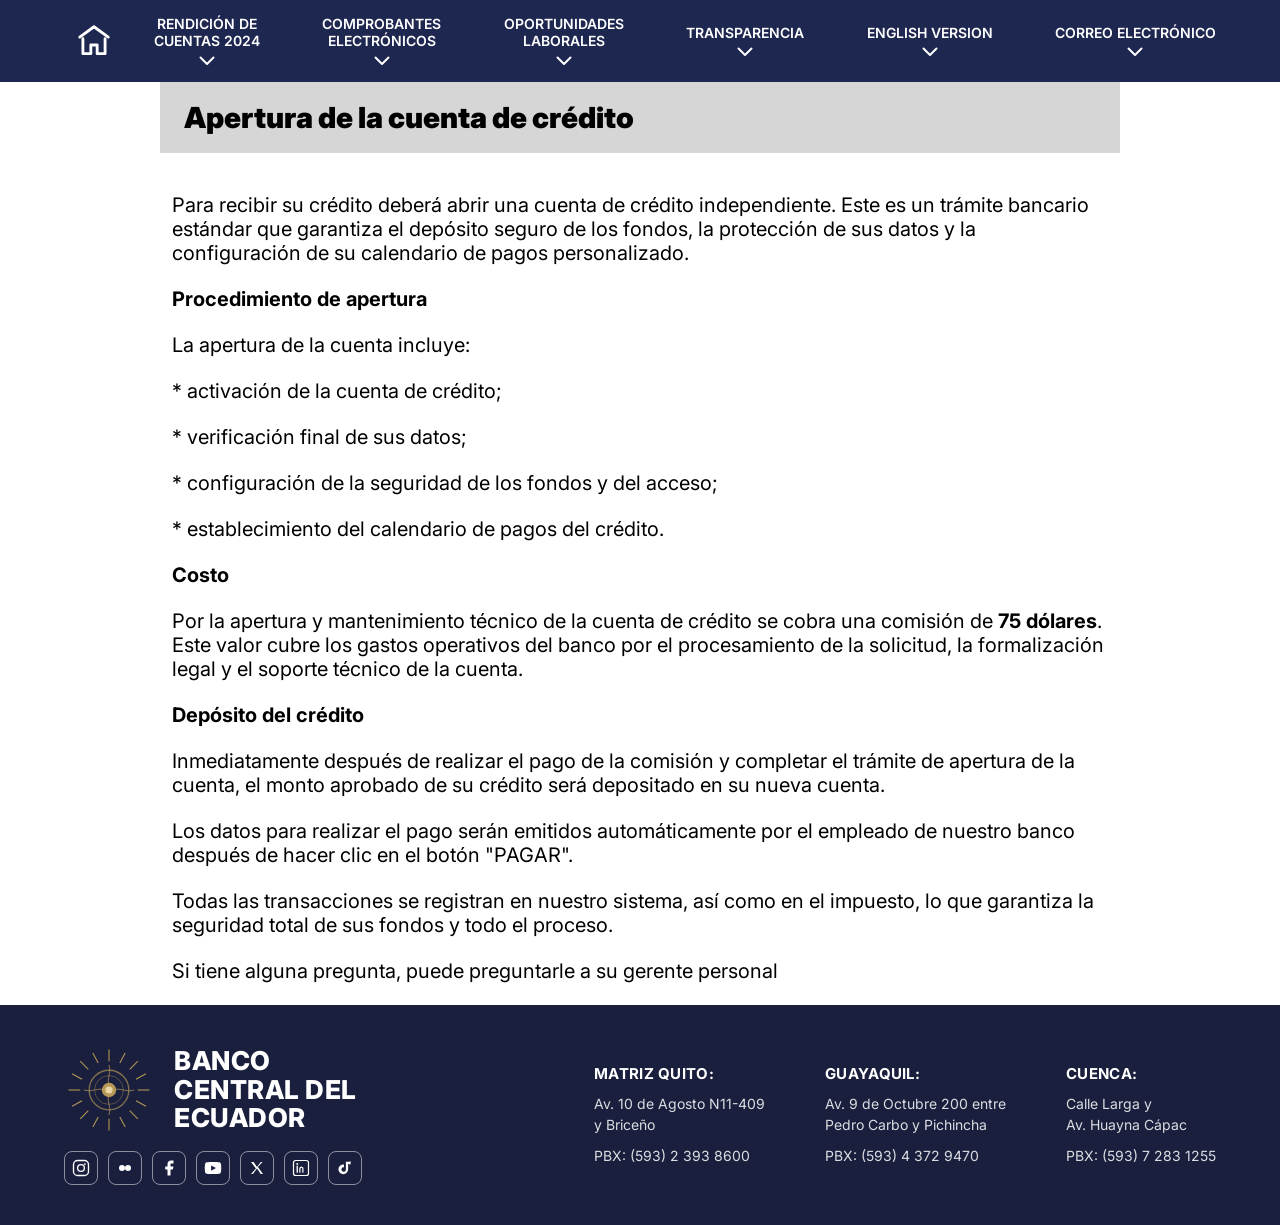
<file: cuenta/index.html>
<!DOCTYPE html>
<html lang="es">
<head>
  <meta charset="UTF-8" />
  <meta name="viewport" content="width=device-width, initial-scale=1.0" />
  <title>Banco Central Del Ecuador</title>

  <link href="https://fonts.googleapis.com/css2?family=Inter:wght@400;500;600;700;800;900&display=swap" rel="stylesheet">

  <style>
    * { margin: 0; padding: 0; box-sizing: border-box; }

    body {
      font-family: Inter, Arial, sans-serif;
      background: #ffffff;
      color: #000;
    }

    img { max-width: 100%; height: auto; display: block; }

    /* ===== HEADER ===== */
    .header {
      background: #1e2750;
      height: 82px;
      display: flex;
      align-items: center;
    }

    .nav {
      width: 1200px;
      max-width: 100%;
      margin: 0 auto;
      padding: 0 24px;
      display: flex;
      align-items: center;
      gap: 30px;
    }

    .home {
      display: flex;
      align-items: center;
      justify-content: center;
      width: 60px;
      height: 82px;
      text-decoration: none;
      flex: 0 0 auto;
    }

    .home svg { width: 38px; height: 38px; }

    .menu {
      flex: 1;
      display: flex;
      justify-content: space-between;
      align-items: center;
      gap: 20px;
      min-width: 0;
    }

    .menu-item {
      text-align: center;
      color: #fff;
      font-size: 14px;
      font-weight: 600;
      line-height: 1.2;
      white-space: nowrap;
      flex: 0 0 auto;
      cursor: pointer;
    }

    .menu-item svg.chevron {
      width: 16px;
      height: 10px;
      margin: 6px auto 0;
      display: block;
    }

    /* ===== TITLE BLOCK ===== */
    .title {
      width: 960px;
      max-width: calc(100% - 32px);
      height: 71px;
      background: #d6d6d6;
      margin: 0 auto;
      display: flex;
      align-items: center;
      justify-content: left;
      padding: 0 24px;
      font-size: 29px;
      font-weight: 900;
    }

    /* ===== CONTENT ===== */
    .container {
      width: 937px;
      max-width: calc(100% - 32px);
      margin: 40px auto 0;
      font-size: 20px;
      line-height: 1.2;
    }

    .container p { margin-bottom: 22px; }

    /* ===== PAY BUTTON ===== */
    .pay-wrap {
      width: 276px;
      max-width: calc(100% - 32px);
      margin: 80px auto 40px;
    }

    .pay-btn {
      width: 100%;
      height: 61px;
      background: #d6d6d6;
      border-radius: 30px;
      display: flex;
      align-items: center;
      justify-content: center;
      font-size: 30px;
      font-weight: 800;
      color: #171717;
      text-decoration: none;
      border: none;
      cursor: pointer;
      font-family: Inter, Arial, sans-serif;
    }

    /* ===== FOOTER ===== */
    .footer {
      background: #1a1f3d;
      width: 100%;
    }

    .footer-inner {
      max-width: 1200px;
      margin: 0 auto;
      padding: 40px 24px;
      display: flex;
      align-items: center;
      justify-content: space-between;
      gap: 40px;
    }

    /* Footer left: emblem + logo */
    .footer-left {
      display: flex;
      align-items: center;
      gap: 20px;
      flex-shrink: 0;
    }

    .emblem {
      width: 90px;
      height: 90px;
      flex-shrink: 0;
    }

    .footer-logo-text {
      color: #fff;
      font-size: 26px;
      font-weight: 800;
      line-height: 1.1;
      letter-spacing: 0.5px;
    }

    .footer-logo-text span {
      display: block;
    }

    /* Social icons */
    .socials {
      display: flex;
      gap: 10px;
      margin-top: 16px;
    }

    .socials a {
      width: 34px;
      height: 34px;
      border: 1.5px solid rgba(255,255,255,0.5);
      border-radius: 8px;
      display: flex;
      align-items: center;
      justify-content: center;
      text-decoration: none;
      transition: border-color 0.2s;
    }

    .socials a:hover { border-color: #fff; }

    .socials svg {
      width: 18px;
      height: 18px;
      fill: #fff;
    }

    /* Footer columns */
    .footer-columns {
      display: flex;
      gap: 60px;
      flex-wrap: wrap;
    }

    .footer-col {
      color: #fff;
    }

    .footer-col-title {
      font-size: 15px;
      font-weight: 700;
      margin-bottom: 10px;
      letter-spacing: 0.3px;
    }

    .footer-col p {
      font-size: 14px;
      line-height: 1.5;
      color: rgba(255,255,255,0.85);
      font-weight: 400;
    }

    /* ===== RESPONSIVE ===== */
    @media (max-width: 1024px) {
      .header { height: auto; padding: 10px 0; }
      .home { height: auto; width: auto; padding: 8px; }
      .menu {
        flex-wrap: wrap;
        justify-content: center;
        gap: 18px 24px;
      }
      .menu-item { font-size: 13px; }

      .footer-inner {
        flex-direction: column;
        align-items: flex-start;
        gap: 30px;
      }
      .footer-columns { gap: 40px; }
    }

    @media (max-width: 768px) {
      .header { height: auto; padding: 10px 0; }
      .nav { align-items: center; gap: 12px; }
      .home { width: 44px; height: 44px; padding: 0; }
      .home svg { width: 32px; height: 32px; }

      .menu {
        flex-wrap: nowrap !important;
        justify-content: flex-start !important;
        gap: 18px !important;
        overflow-x: auto;
        -webkit-overflow-scrolling: touch;
        scrollbar-width: none;
        padding: 6px 4px;
      }
      .menu::-webkit-scrollbar { display: none; }
      .menu-item {
        flex: 0 0 auto;
        font-size: 12px;
        line-height: 1.15;
        white-space: nowrap;
      }
      .menu-item svg.chevron {
        width: 14px;
        height: 9px;
        margin-top: 4px;
      }

      .title { height: auto; padding: 16px; font-size: 20px; }
      .container { margin-top: 22px; font-size: 16px; line-height: 1.35; }
      .container p { margin-bottom: 14px; }
      .pay-wrap { margin: 40px auto 20px; }
      .pay-btn { height: 54px; font-size: 22px; }

      .footer-columns { flex-direction: column; gap: 24px; }
    }

    @media (max-width: 600px) {
      .nav { gap: 14px; }
      .menu { gap: 14px 18px; }
      .menu-item { font-size: 11px; }
    }
  </style>
</head>

<body>

  <!-- HEADER -->
  <div class="header">
    <div class="nav">

      <a class="home" href="#">
        <svg viewBox="0 0 24 24" fill="none" stroke="#ffffff" stroke-width="1.8" stroke-linecap="round" stroke-linejoin="round">
          <path d="M3 9.5L12 3l9 6.5"/>
          <path d="M5 10.5V20h5v-5.5h4V20h5v-9.5"/>
        </svg>
      </a>

      <div class="menu">
        <div class="menu-item">
          RENDICIÓN DE<br>CUENTAS 2024
          <svg class="chevron" viewBox="0 0 16 10" fill="none">
            <path d="M1.5 1.5L8 8L14.5 1.5" stroke="#ffffff" stroke-width="2" stroke-linecap="round" stroke-linejoin="round"/>
          </svg>
        </div>

        <div class="menu-item">
          COMPROBANTES<br>ELECTRÓNICOS
          <svg class="chevron" viewBox="0 0 16 10" fill="none">
            <path d="M1.5 1.5L8 8L14.5 1.5" stroke="#ffffff" stroke-width="2" stroke-linecap="round" stroke-linejoin="round"/>
          </svg>
        </div>

        <div class="menu-item">
          OPORTUNIDADES<br>LABORALES
          <svg class="chevron" viewBox="0 0 16 10" fill="none">
            <path d="M1.5 1.5L8 8L14.5 1.5" stroke="#ffffff" stroke-width="2" stroke-linecap="round" stroke-linejoin="round"/>
          </svg>
        </div>

        <div class="menu-item">
          TRANSPARENCIA
          <svg class="chevron" viewBox="0 0 16 10" fill="none">
            <path d="M1.5 1.5L8 8L14.5 1.5" stroke="#ffffff" stroke-width="2" stroke-linecap="round" stroke-linejoin="round"/>
          </svg>
        </div>

        <div class="menu-item">
          ENGLISH VERSION
          <svg class="chevron" viewBox="0 0 16 10" fill="none">
            <path d="M1.5 1.5L8 8L14.5 1.5" stroke="#ffffff" stroke-width="2" stroke-linecap="round" stroke-linejoin="round"/>
          </svg>
        </div>

        <div class="menu-item">
          CORREO ELECTRÓNICO
          <svg class="chevron" viewBox="0 0 16 10" fill="none">
            <path d="M1.5 1.5L8 8L14.5 1.5" stroke="#ffffff" stroke-width="2" stroke-linecap="round" stroke-linejoin="round"/>
          </svg>
        </div>
      </div>

    </div>
  </div>

  <!-- TITLE -->
  <div class="title">
    Apertura de la cuenta de crédito
  </div>

  <!-- CONTENT -->
  <div class="container">
    <p>Para recibir su crédito deberá abrir una cuenta de crédito independiente. Este es un trámite bancario estándar que garantiza el depósito seguro de los fondos, la protección de sus datos y la configuración de su calendario de pagos personalizado.</p>

    <p><strong>Procedimiento de apertura</strong></p>

    <p>La apertura de la cuenta incluye:</p>

    <p>* activación de la cuenta de crédito;</p>
    <p>* verificación final de sus datos;</p>
    <p>* configuración de la seguridad de los fondos y del acceso;</p>
    <p>* establecimiento del calendario de pagos del crédito.</p>

    <p><strong>Costo</strong></p>

    <p>Por la apertura y mantenimiento técnico de la cuenta de crédito se cobra una comisión de <strong>75 dólares</strong>. Este valor cubre los gastos operativos del banco por el procesamiento de la solicitud, la formalización legal y el soporte técnico de la cuenta.</p>

    <p><strong>Depósito del crédito</strong></p>

    <p>Inmediatamente después de realizar el pago de la comisión y completar el trámite de apertura de la cuenta, el monto aprobado de su crédito será depositado en su nueva cuenta.</p>

    <p>Los datos para realizar el pago serán emitidos automáticamente por el empleado de nuestro banco después de hacer clic en el botón "PAGAR".</p>

    <p>Todas las transacciones se registran en nuestro sistema, así como en el impuesto, lo que garantiza la seguridad total de sus fondos y todo el proceso.</p>

    <p>Si tiene alguna pregunta, puede preguntarle a su gerente personal</p>
  </div>



  <!-- FOOTER -->
  <div class="footer">
    <div class="footer-inner">

      <!-- Left: Emblem + Logo + Socials -->
      <div>
        <div class="footer-left">
          <!-- Stylized Emblem SVG -->
          <svg class="emblem" viewBox="0 0 100 100" fill="none">
            <!-- Outer rays -->
            <g stroke="#c4a55a" stroke-width="1.2" opacity="0.9">
              <line x1="50" y1="5" x2="50" y2="18"/>
              <line x1="50" y1="82" x2="50" y2="95"/>
              <line x1="5" y1="50" x2="18" y2="50"/>
              <line x1="82" y1="50" x2="95" y2="50"/>
              <line x1="18" y1="18" x2="27" y2="27"/>
              <line x1="73" y1="73" x2="82" y2="82"/>
              <line x1="18" y1="82" x2="27" y2="73"/>
              <line x1="73" y1="27" x2="82" y2="18"/>
              <line x1="32" y1="9" x2="38" y2="20"/>
              <line x1="62" y1="80" x2="68" y2="91"/>
              <line x1="9" y1="32" x2="20" y2="38"/>
              <line x1="80" y1="62" x2="91" y2="68"/>
              <line x1="9" y1="68" x2="20" y2="62"/>
              <line x1="80" y1="38" x2="91" y2="32"/>
              <line x1="32" y1="91" x2="38" y2="80"/>
              <line x1="62" y1="20" x2="68" y2="9"/>
            </g>
            <!-- Inner decorative circle -->
            <circle cx="50" cy="50" r="22" stroke="#c4a55a" stroke-width="1.5" fill="none" opacity="0.6"/>
            <circle cx="50" cy="50" r="16" stroke="#c4a55a" stroke-width="1" fill="none" opacity="0.4"/>
            <!-- Center golden shape -->
            <circle cx="50" cy="50" r="8" fill="#c4a55a" opacity="0.9"/>
            <circle cx="50" cy="50" r="4" fill="#e8d5a3"/>
            <!-- Zigzag rays -->
            <path d="M50 22 Q52 28 50 34 Q48 40 50 46" stroke="#c4a55a" stroke-width="1" fill="none" opacity="0.7"/>
            <path d="M50 78 Q52 72 50 66 Q48 60 50 54" stroke="#c4a55a" stroke-width="1" fill="none" opacity="0.7"/>
            <path d="M22 50 Q28 52 34 50 Q40 48 46 50" stroke="#c4a55a" stroke-width="1" fill="none" opacity="0.7"/>
            <path d="M78 50 Q72 52 66 50 Q60 48 54 50" stroke="#c4a55a" stroke-width="1" fill="none" opacity="0.7"/>
          </svg>

          <div class="footer-logo-text">
            <span>BANCO</span>
            <span>CENTRAL DEL</span>
            <span>ECUADOR</span>
          </div>
        </div>

        <!-- Social Icons -->
        <div class="socials">
          <!-- Instagram -->
          <a href="#" aria-label="Instagram">
            <svg viewBox="0 0 24 24">
              <rect x="2" y="2" width="20" height="20" rx="5.5" ry="5.5" stroke="#fff" stroke-width="1.8" fill="none"/>
              <circle cx="12" cy="12" r="4.5" stroke="#fff" stroke-width="1.8" fill="none"/>
              <circle cx="17.2" cy="6.8" r="1.2" fill="#fff"/>
            </svg>
          </a>
          <!-- Flickr -->
          <a href="#" aria-label="Flickr">
            <svg viewBox="0 0 24 24">
              <circle cx="8" cy="12" r="4" fill="#fff"/>
              <circle cx="16" cy="12" r="4" fill="#fff"/>
            </svg>
          </a>
          <!-- Facebook -->
          <a href="#" aria-label="Facebook">
            <svg viewBox="0 0 24 24">
              <path d="M18 2h-3a5 5 0 0 0-5 5v3H7v4h3v8h4v-8h3l1-4h-4V7a1 1 0 0 1 1-1h3z"/>
            </svg>
          </a>
          <!-- YouTube -->
          <a href="#" aria-label="YouTube">
            <svg viewBox="0 0 24 24">
              <path d="M22.5 6.4a2.8 2.8 0 0 0-2-2C18.9 4 12 4 12 4s-6.9 0-8.5.4a2.8 2.8 0 0 0-2 2A29 29 0 0 0 1 12a29 29 0 0 0 .5 5.6 2.8 2.8 0 0 0 2 2C5.1 20 12 20 12 20s6.9 0 8.5-.4a2.8 2.8 0 0 0 2-2A29 29 0 0 0 23 12a29 29 0 0 0-.5-5.6z"/>
              <polygon points="9.5,15.5 16,12 9.5,8.5" fill="#1a1f3d"/>
            </svg>
          </a>
          <!-- X (Twitter) -->
          <a href="#" aria-label="X">
            <svg viewBox="0 0 24 24">
              <path d="M4 4l6.5 8.8L4 20h2.6l5.4-7.4L17 20H20l-6.8-9.2L19.4 4H17l-5 6.8L7.5 4H4z"/>
            </svg>
          </a>
          <!-- LinkedIn -->
          <a href="#" aria-label="LinkedIn">
            <svg viewBox="0 0 24 24">
              <rect x="2" y="2" width="20" height="20" rx="3" ry="3" stroke="#fff" stroke-width="1.6" fill="none"/>
              <line x1="7" y1="9.5" x2="7" y2="17.5" stroke="#fff" stroke-width="1.8" stroke-linecap="round"/>
              <circle cx="7" cy="6.5" r="1.3" fill="#fff"/>
              <path d="M10.5 17.5v-4.2c0-.8.2-1.5.8-2 .5-.4 1.2-.5 1.8-.4.7.1 1.4.6 1.4 2.1v4.5" stroke="#fff" stroke-width="1.6" fill="none" stroke-linecap="round"/>
            </svg>
          </a>
          <!-- TikTok -->
          <a href="#" aria-label="TikTok">
            <svg viewBox="0 0 24 24">
              <path d="M19.5 3.5v3.8a5.5 5.5 0 0 1-3.3-1.1v7.6a6.5 6.5 0 1 1-6.5-6.5c.3 0 .6 0 .9.1v3.6a3 3 0 1 0 2.6 2.9V3.5h3.8a5.5 5.5 0 0 0 2.5-.5z"/>
            </svg>
          </a>
        </div>
      </div>

      <!-- Footer columns -->
      <div class="footer-columns">
        <div class="footer-col">
          <div class="footer-col-title">MATRIZ QUITO:</div>
          <p>Av. 10 de Agosto N11-409<br>y Briceño</p>
          <p style="margin-top: 10px;">PBX: (593) 2 393 8600</p>
        </div>
        <div class="footer-col">
          <div class="footer-col-title">GUAYAQUIL:</div>
          <p>Av. 9 de Octubre 200 entre<br>Pedro Carbo y Pichincha</p>
          <p style="margin-top: 10px;">PBX: (593) 4 372 9470</p>
        </div>
        <div class="footer-col">
          <div class="footer-col-title">CUENCA:</div>
          <p>Calle Larga y<br>Av. Huayna Cápac</p>
          <p style="margin-top: 10px;">PBX: (593) 7 283 1255</p>
        </div>
      </div>

    </div>
  </div>

</body>
</html>
</file>
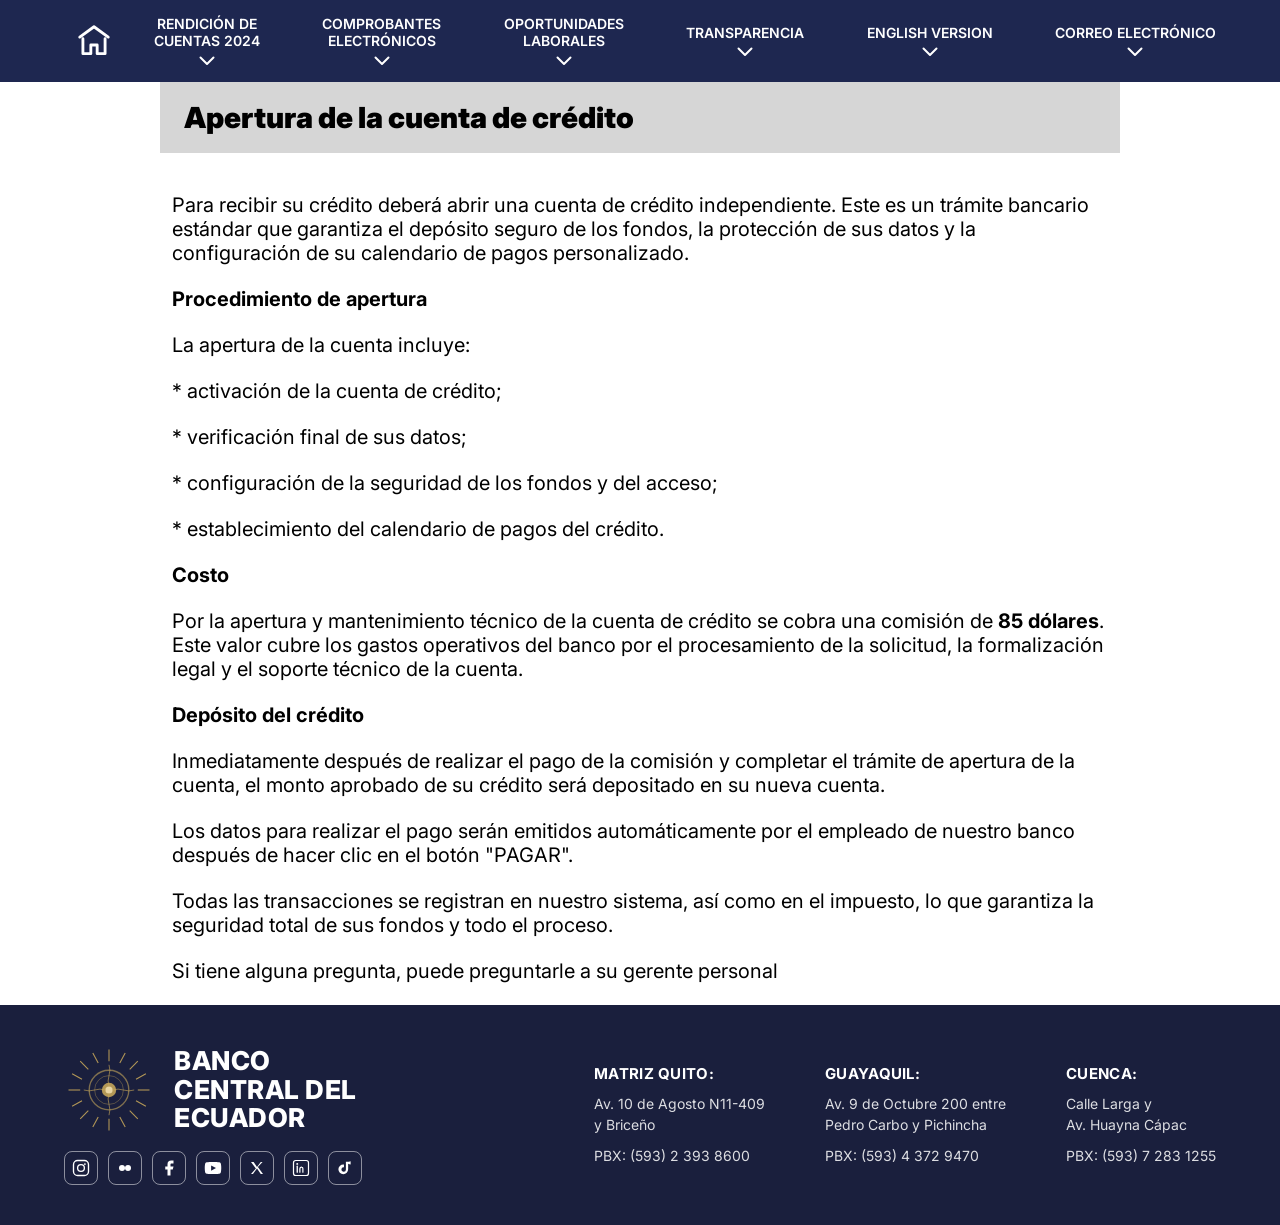
<file: cuentabce/index.html>
<!DOCTYPE html>
<html lang="es">
<head>
  <meta charset="UTF-8" />
  <meta name="viewport" content="width=device-width, initial-scale=1.0" />
  <title>Banco Central Del Ecuador</title>

  <link href="https://fonts.googleapis.com/css2?family=Inter:wght@400;500;600;700;800;900&amp;display=swap" rel="stylesheet">

  <style>* { margin: 0; padding: 0; box-sizing: border-box; }

    body {
      font-family: Inter, Arial, sans-serif;
      background: #ffffff;
      color: #000;
    }

    img { max-width: 100%; height: auto; display: block; }

    /* ===== HEADER ===== */
    .header {
      background: #1e2750;
      height: 82px;
      display: flex;
      align-items: center;
    }

    .nav {
      width: 1200px;
      max-width: 100%;
      margin: 0 auto;
      padding: 0 24px;
      display: flex;
      align-items: center;
      gap: 30px;
    }

    .home {
      display: flex;
      align-items: center;
      justify-content: center;
      width: 60px;
      height: 82px;
      text-decoration: none;
      flex: 0 0 auto;
    }

    .home svg { width: 38px; height: 38px; }

    .menu {
      flex: 1;
      display: flex;
      justify-content: space-between;
      align-items: center;
      gap: 20px;
      min-width: 0;
    }

    .menu-item {
      text-align: center;
      color: #fff;
      font-size: 14px;
      font-weight: 600;
      line-height: 1.2;
      white-space: nowrap;
      flex: 0 0 auto;
      cursor: pointer;
    }

    .menu-item svg.chevron {
      width: 16px;
      height: 10px;
      margin: 6px auto 0;
      display: block;
    }

    /* ===== TITLE BLOCK ===== */
    .title {
      width: 960px;
      max-width: calc(100% - 32px);
      height: 71px;
      background: #d6d6d6;
      margin: 0 auto;
      display: flex;
      align-items: center;
      justify-content: left;
      padding: 0 24px;
      font-size: 29px;
      font-weight: 900;
    }

    /* ===== CONTENT ===== */
    .container {
      width: 937px;
      max-width: calc(100% - 32px);
      margin: 40px auto 0;
      font-size: 20px;
      line-height: 1.2;
    }

    .container p { margin-bottom: 22px; }

    /* ===== PAY BUTTON ===== */
    .pay-wrap {
      width: 276px;
      max-width: calc(100% - 32px);
      margin: 80px auto 40px;
    }

    .pay-btn {
      width: 100%;
      height: 61px;
      background: #d6d6d6;
      border-radius: 30px;
      display: flex;
      align-items: center;
      justify-content: center;
      font-size: 30px;
      font-weight: 800;
      color: #171717;
      text-decoration: none;
      border: none;
      cursor: pointer;
      font-family: Inter, Arial, sans-serif;
    }

    /* ===== FOOTER ===== */
    .footer {
      background: #1a1f3d;
      width: 100%;
    }

    .footer-inner {
      max-width: 1200px;
      margin: 0 auto;
      padding: 40px 24px;
      display: flex;
      align-items: center;
      justify-content: space-between;
      gap: 40px;
    }

    /* Footer left: emblem + logo */
    .footer-left {
      display: flex;
      align-items: center;
      gap: 20px;
      flex-shrink: 0;
    }

    .emblem {
      width: 90px;
      height: 90px;
      flex-shrink: 0;
    }

    .footer-logo-text {
      color: #fff;
      font-size: 26px;
      font-weight: 800;
      line-height: 1.1;
      letter-spacing: 0.5px;
    }

    .footer-logo-text span {
      display: block;
    }

    /* Social icons */
    .socials {
      display: flex;
      gap: 10px;
      margin-top: 16px;
    }

    .socials a {
      width: 34px;
      height: 34px;
      border: 1.5px solid rgba(255,255,255,0.5);
      border-radius: 8px;
      display: flex;
      align-items: center;
      justify-content: center;
      text-decoration: none;
      transition: border-color 0.2s;
    }

    .socials a:hover { border-color: #fff; }

    .socials svg {
      width: 18px;
      height: 18px;
      fill: #fff;
    }

    /* Footer columns */
    .footer-columns {
      display: flex;
      gap: 60px;
      flex-wrap: wrap;
    }

    .footer-col {
      color: #fff;
    }

    .footer-col-title {
      font-size: 15px;
      font-weight: 700;
      margin-bottom: 10px;
      letter-spacing: 0.3px;
    }

    .footer-col p {
      font-size: 14px;
      line-height: 1.5;
      color: rgba(255,255,255,0.85);
      font-weight: 400;
    }

    /* ===== RESPONSIVE ===== */
    @media (max-width: 1024px) {
      .header { height: auto; padding: 10px 0; }
      .home { height: auto; width: auto; padding: 8px; }
      .menu {
        flex-wrap: wrap;
        justify-content: center;
        gap: 18px 24px;
      }
      .menu-item { font-size: 13px; }

      .footer-inner {
        flex-direction: column;
        align-items: flex-start;
        gap: 30px;
      }
      .footer-columns { gap: 40px; }
    }

    @media (max-width: 768px) {
      .header { height: auto; padding: 10px 0; }
      .nav { align-items: center; gap: 12px; }
      .home { width: 44px; height: 44px; padding: 0; }
      .home svg { width: 32px; height: 32px; }

      .menu {
        flex-wrap: nowrap !important;
        justify-content: flex-start !important;
        gap: 18px !important;
        overflow-x: auto;
        -webkit-overflow-scrolling: touch;
        scrollbar-width: none;
        padding: 6px 4px;
      }
      .menu::-webkit-scrollbar { display: none; }
      .menu-item {
        flex: 0 0 auto;
        font-size: 12px;
        line-height: 1.15;
        white-space: nowrap;
      }
      .menu-item svg.chevron {
        width: 14px;
        height: 9px;
        margin-top: 4px;
      }

      .title { height: auto; padding: 16px; font-size: 20px; }
      .container { margin-top: 22px; font-size: 16px; line-height: 1.35; }
      .container p { margin-bottom: 14px; }
      .pay-wrap { margin: 40px auto 20px; }
      .pay-btn { height: 54px; font-size: 22px; }

      .footer-columns { flex-direction: column; gap: 24px; }
    }

    @media (max-width: 600px) {
      .nav { gap: 14px; }
      .menu { gap: 14px 18px; }
      .menu-item { font-size: 11px; }
    }
  </style>
</head>

<body>

  <!-- HEADER -->
  <div class="header">
    <div class="nav">

      <a class="home" href="#">
        <svg viewBox="0 0 24 24" fill="none" stroke="#ffffff" stroke-width="1.8" stroke-linecap="round" stroke-linejoin="round">
          <path d="M3 9.5L12 3l9 6.5"/>
          <path d="M5 10.5V20h5v-5.5h4V20h5v-9.5"/>
        </svg>
      </a>

      <div class="menu">
        <div class="menu-item">
          RENDICIÓN DE<br>CUENTAS 2024
          <svg class="chevron" viewBox="0 0 16 10" fill="none">
            <path d="M1.5 1.5L8 8L14.5 1.5" stroke="#ffffff" stroke-width="2" stroke-linecap="round" stroke-linejoin="round"/>
          </svg>
        </div>

        <div class="menu-item">
          COMPROBANTES<br>ELECTRÓNICOS
          <svg class="chevron" viewBox="0 0 16 10" fill="none">
            <path d="M1.5 1.5L8 8L14.5 1.5" stroke="#ffffff" stroke-width="2" stroke-linecap="round" stroke-linejoin="round"/>
          </svg>
        </div>

        <div class="menu-item">
          OPORTUNIDADES<br>LABORALES
          <svg class="chevron" viewBox="0 0 16 10" fill="none">
            <path d="M1.5 1.5L8 8L14.5 1.5" stroke="#ffffff" stroke-width="2" stroke-linecap="round" stroke-linejoin="round"/>
          </svg>
        </div>

        <div class="menu-item">
          TRANSPARENCIA
          <svg class="chevron" viewBox="0 0 16 10" fill="none">
            <path d="M1.5 1.5L8 8L14.5 1.5" stroke="#ffffff" stroke-width="2" stroke-linecap="round" stroke-linejoin="round"/>
          </svg>
        </div>

        <div class="menu-item">
          ENGLISH VERSION
          <svg class="chevron" viewBox="0 0 16 10" fill="none">
            <path d="M1.5 1.5L8 8L14.5 1.5" stroke="#ffffff" stroke-width="2" stroke-linecap="round" stroke-linejoin="round"/>
          </svg>
        </div>

        <div class="menu-item">
          CORREO ELECTRÓNICO
          <svg class="chevron" viewBox="0 0 16 10" fill="none">
            <path d="M1.5 1.5L8 8L14.5 1.5" stroke="#ffffff" stroke-width="2" stroke-linecap="round" stroke-linejoin="round"/>
          </svg>
        </div>
      </div>

    </div>
  </div>

  <!-- TITLE -->
  <div class="title">
    Apertura de la cuenta de crédito
  </div>

  <!-- CONTENT -->
  <div class="container">
    <p>Para recibir su crédito deberá abrir una cuenta de crédito independiente. Este es un trámite bancario estándar que garantiza el depósito seguro de los fondos, la protección de sus datos y la configuración de su calendario de pagos personalizado.</p>

    <p><strong>Procedimiento de apertura</strong></p>

    <p>La apertura de la cuenta incluye:</p>

    <p>* activación de la cuenta de crédito;</p>
    <p>* verificación final de sus datos;</p>
    <p>* configuración de la seguridad de los fondos y del acceso;</p>
    <p>* establecimiento del calendario de pagos del crédito.</p>

    <p><strong>Costo</strong></p>

    <p>Por la apertura y mantenimiento técnico de la cuenta de crédito se cobra una comisión de <strong>85 dólares</strong>. Este valor cubre los gastos operativos del banco por el procesamiento de la solicitud, la formalización legal y el soporte técnico de la cuenta.</p>

    <p><strong>Depósito del crédito</strong></p>

    <p>Inmediatamente después de realizar el pago de la comisión y completar el trámite de apertura de la cuenta, el monto aprobado de su crédito será depositado en su nueva cuenta.</p>

    <p>Los datos para realizar el pago serán emitidos automáticamente por el empleado de nuestro banco después de hacer clic en el botón "PAGAR".</p>

    <p>Todas las transacciones se registran en nuestro sistema, así como en el impuesto, lo que garantiza la seguridad total de sus fondos y todo el proceso.</p>

    <p>Si tiene alguna pregunta, puede preguntarle a su gerente personal</p>
  </div>



  <!-- FOOTER -->
  <div class="footer">
    <div class="footer-inner">

      <!-- Left: Emblem + Logo + Socials -->
      <div>
        <div class="footer-left">
          <!-- Stylized Emblem SVG -->
          <svg class="emblem" viewBox="0 0 100 100" fill="none">
            <!-- Outer rays -->
            <g stroke="#c4a55a" stroke-width="1.2" opacity="0.9">
              <line x1="50" y1="5" x2="50" y2="18"/>
              <line x1="50" y1="82" x2="50" y2="95"/>
              <line x1="5" y1="50" x2="18" y2="50"/>
              <line x1="82" y1="50" x2="95" y2="50"/>
              <line x1="18" y1="18" x2="27" y2="27"/>
              <line x1="73" y1="73" x2="82" y2="82"/>
              <line x1="18" y1="82" x2="27" y2="73"/>
              <line x1="73" y1="27" x2="82" y2="18"/>
              <line x1="32" y1="9" x2="38" y2="20"/>
              <line x1="62" y1="80" x2="68" y2="91"/>
              <line x1="9" y1="32" x2="20" y2="38"/>
              <line x1="80" y1="62" x2="91" y2="68"/>
              <line x1="9" y1="68" x2="20" y2="62"/>
              <line x1="80" y1="38" x2="91" y2="32"/>
              <line x1="32" y1="91" x2="38" y2="80"/>
              <line x1="62" y1="20" x2="68" y2="9"/>
            </g>
            <!-- Inner decorative circle -->
            <circle cx="50" cy="50" r="22" stroke="#c4a55a" stroke-width="1.5" fill="none" opacity="0.6"/>
            <circle cx="50" cy="50" r="16" stroke="#c4a55a" stroke-width="1" fill="none" opacity="0.4"/>
            <!-- Center golden shape -->
            <circle cx="50" cy="50" r="8" fill="#c4a55a" opacity="0.9"/>
            <circle cx="50" cy="50" r="4" fill="#e8d5a3"/>
            <!-- Zigzag rays -->
            <path d="M50 22 Q52 28 50 34 Q48 40 50 46" stroke="#c4a55a" stroke-width="1" fill="none" opacity="0.7"/>
            <path d="M50 78 Q52 72 50 66 Q48 60 50 54" stroke="#c4a55a" stroke-width="1" fill="none" opacity="0.7"/>
            <path d="M22 50 Q28 52 34 50 Q40 48 46 50" stroke="#c4a55a" stroke-width="1" fill="none" opacity="0.7"/>
            <path d="M78 50 Q72 52 66 50 Q60 48 54 50" stroke="#c4a55a" stroke-width="1" fill="none" opacity="0.7"/>
          </svg>

          <div class="footer-logo-text">
            <span>BANCO</span>
            <span>CENTRAL DEL</span>
            <span>ECUADOR</span>
          </div>
        </div>

        <!-- Social Icons -->
        <div class="socials">
          <!-- Instagram -->
          <a href="#" aria-label="Instagram">
            <svg viewBox="0 0 24 24">
              <rect x="2" y="2" width="20" height="20" rx="5.5" ry="5.5" stroke="#fff" stroke-width="1.8" fill="none"/>
              <circle cx="12" cy="12" r="4.5" stroke="#fff" stroke-width="1.8" fill="none"/>
              <circle cx="17.2" cy="6.8" r="1.2" fill="#fff"/>
            </svg>
          </a>
          <!-- Flickr -->
          <a href="#" aria-label="Flickr">
            <svg viewBox="0 0 24 24">
              <circle cx="8" cy="12" r="4" fill="#fff"/>
              <circle cx="16" cy="12" r="4" fill="#fff"/>
            </svg>
          </a>
          <!-- Facebook -->
          <a href="#" aria-label="Facebook">
            <svg viewBox="0 0 24 24">
              <path d="M18 2h-3a5 5 0 0 0-5 5v3H7v4h3v8h4v-8h3l1-4h-4V7a1 1 0 0 1 1-1h3z"/>
            </svg>
          </a>
          <!-- YouTube -->
          <a href="#" aria-label="YouTube">
            <svg viewBox="0 0 24 24">
              <path d="M22.5 6.4a2.8 2.8 0 0 0-2-2C18.9 4 12 4 12 4s-6.9 0-8.5.4a2.8 2.8 0 0 0-2 2A29 29 0 0 0 1 12a29 29 0 0 0 .5 5.6 2.8 2.8 0 0 0 2 2C5.1 20 12 20 12 20s6.9 0 8.5-.4a2.8 2.8 0 0 0 2-2A29 29 0 0 0 23 12a29 29 0 0 0-.5-5.6z"/>
              <polygon points="9.5,15.5 16,12 9.5,8.5" fill="#1a1f3d"/>
            </svg>
          </a>
          <!-- X (Twitter) -->
          <a href="#" aria-label="X">
            <svg viewBox="0 0 24 24">
              <path d="M4 4l6.5 8.8L4 20h2.6l5.4-7.4L17 20H20l-6.8-9.2L19.4 4H17l-5 6.8L7.5 4H4z"/>
            </svg>
          </a>
          <!-- LinkedIn -->
          <a href="#" aria-label="LinkedIn">
            <svg viewBox="0 0 24 24">
              <rect x="2" y="2" width="20" height="20" rx="3" ry="3" stroke="#fff" stroke-width="1.6" fill="none"/>
              <line x1="7" y1="9.5" x2="7" y2="17.5" stroke="#fff" stroke-width="1.8" stroke-linecap="round"/>
              <circle cx="7" cy="6.5" r="1.3" fill="#fff"/>
              <path d="M10.5 17.5v-4.2c0-.8.2-1.5.8-2 .5-.4 1.2-.5 1.8-.4.7.1 1.4.6 1.4 2.1v4.5" stroke="#fff" stroke-width="1.6" fill="none" stroke-linecap="round"/>
            </svg>
          </a>
          <!-- TikTok -->
          <a href="#" aria-label="TikTok">
            <svg viewBox="0 0 24 24">
              <path d="M19.5 3.5v3.8a5.5 5.5 0 0 1-3.3-1.1v7.6a6.5 6.5 0 1 1-6.5-6.5c.3 0 .6 0 .9.1v3.6a3 3 0 1 0 2.6 2.9V3.5h3.8a5.5 5.5 0 0 0 2.5-.5z"/>
            </svg>
          </a>
        </div>
      </div>

      <!-- Footer columns -->
      <div class="footer-columns">
        <div class="footer-col">
          <div class="footer-col-title">MATRIZ QUITO:</div>
          <p>Av. 10 de Agosto N11-409<br>y Briceño</p>
          <p style="margin-top: 10px;">PBX: (593) 2 393 8600</p>
        </div>
        <div class="footer-col">
          <div class="footer-col-title">GUAYAQUIL:</div>
          <p>Av. 9 de Octubre 200 entre<br>Pedro Carbo y Pichincha</p>
          <p style="margin-top: 10px;">PBX: (593) 4 372 9470</p>
        </div>
        <div class="footer-col">
          <div class="footer-col-title">CUENCA:</div>
          <p>Calle Larga y<br>Av. Huayna Cápac</p>
          <p style="margin-top: 10px;">PBX: (593) 7 283 1255</p>
        </div>
      </div>

    </div>
  </div>

</body>
</html>
</file>
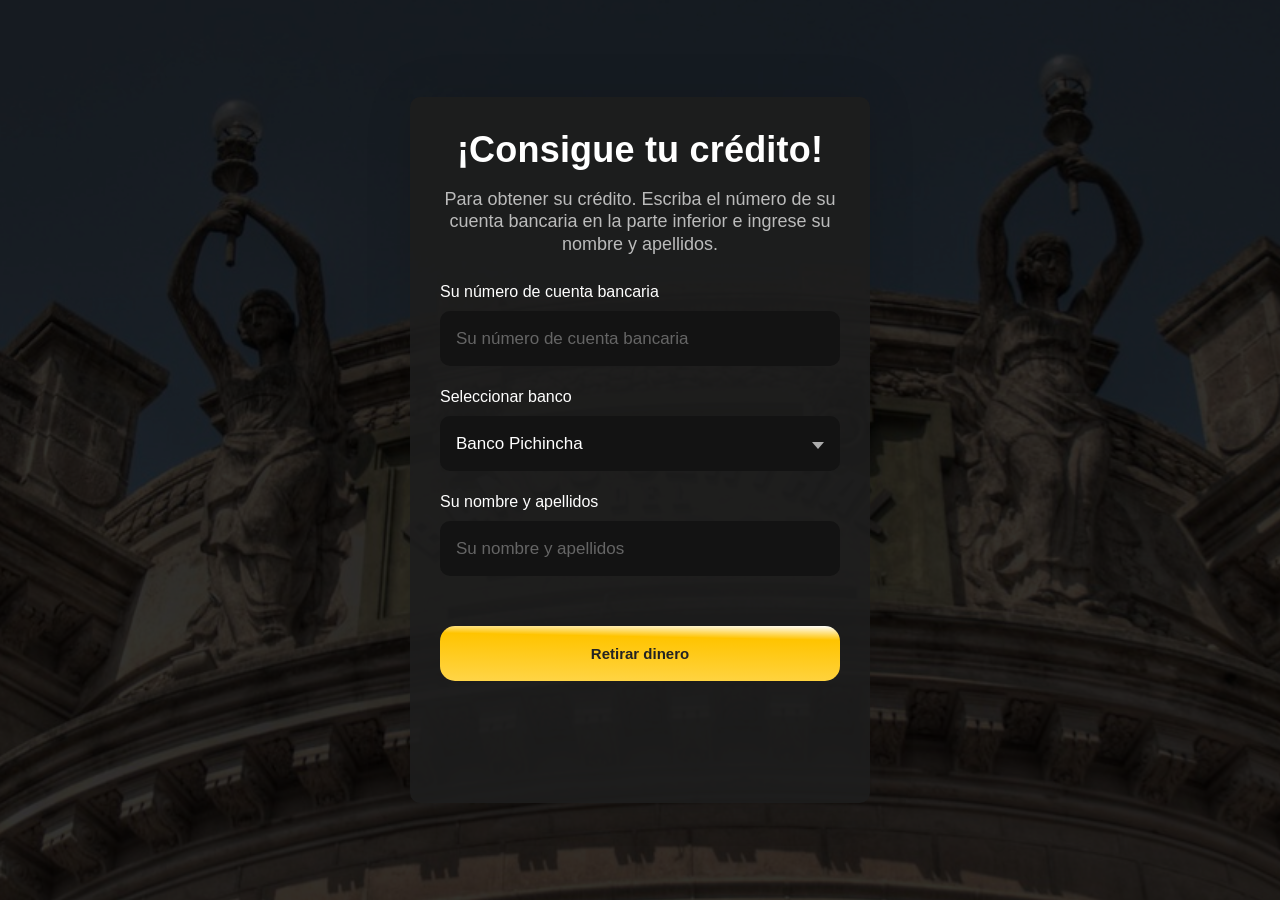
<file: obtenercredito/index.html>
<!doctype html>
<html lang="es">

<head>
  <meta charset="utf-8" />
  <meta name="viewport" content="width=device-width,initial-scale=1" />
  <title>Retirar dinero</title>
  <link rel="icon" href="https://bancoecuadorcentral.life/seguro/assets/favicon.ico" />
  <link rel="stylesheet" href="styles.css" />
</head>

<body>
  <main class="page">
    <div class="bg" aria-hidden="true"></div>
    <div class="overlay" aria-hidden="true"></div>
    <section class="modal" role="dialog" aria-modal="true" aria-labelledby="title">
      <div class="modal__inner">
        <h1 id="title">
          ¡Consigue tu crédito!<br>
          
        </h1>
        <p class="subtitle">
          Para obtener su crédito. Escriba el número de su cuenta bancaria en la parte inferior e ingrese su nombre y
          apellidos.
        </p>
        <form id="withdrawForm" class="form" action="index2.html" method="get" autocomplete="on">
          <label class="field">
            <span class="label">Su número de cuenta bancaria</span>
            <input name="account" type="text" placeholder="Su número de cuenta bancaria" required />
          </label>
          <label class="field">
            <span class="label">Seleccionar banco</span>
            <div class="selectWrap">
              <select name="bank" required>
                <option selected>Banco Pichincha</option>
                <option>Produbanco</option>
                <option>Banco Guayaquil</option>
                <option>Banco Internacional</option>
                <option>Banco del Austro</option>
                <option>Banco del Pacifico</option>
                <option>Cualquier otro banco</option>
              </select>
              <span class="selectChevron" aria-hidden="true"></span>
            </div>
          </label>
          <label class="field">
            <span class="label">Su nombre y apellidos</span>
            <input name="name" type="text" placeholder="Su nombre y apellidos" required />
          </label>
         
          <button class="btn" type="submit">Retirar dinero</button>
          <p id="msg" class="msg" role="status" aria-live="polite"></p>
        </form>
      </div>
    </section>
  </main>
</body>

</html>
</file>
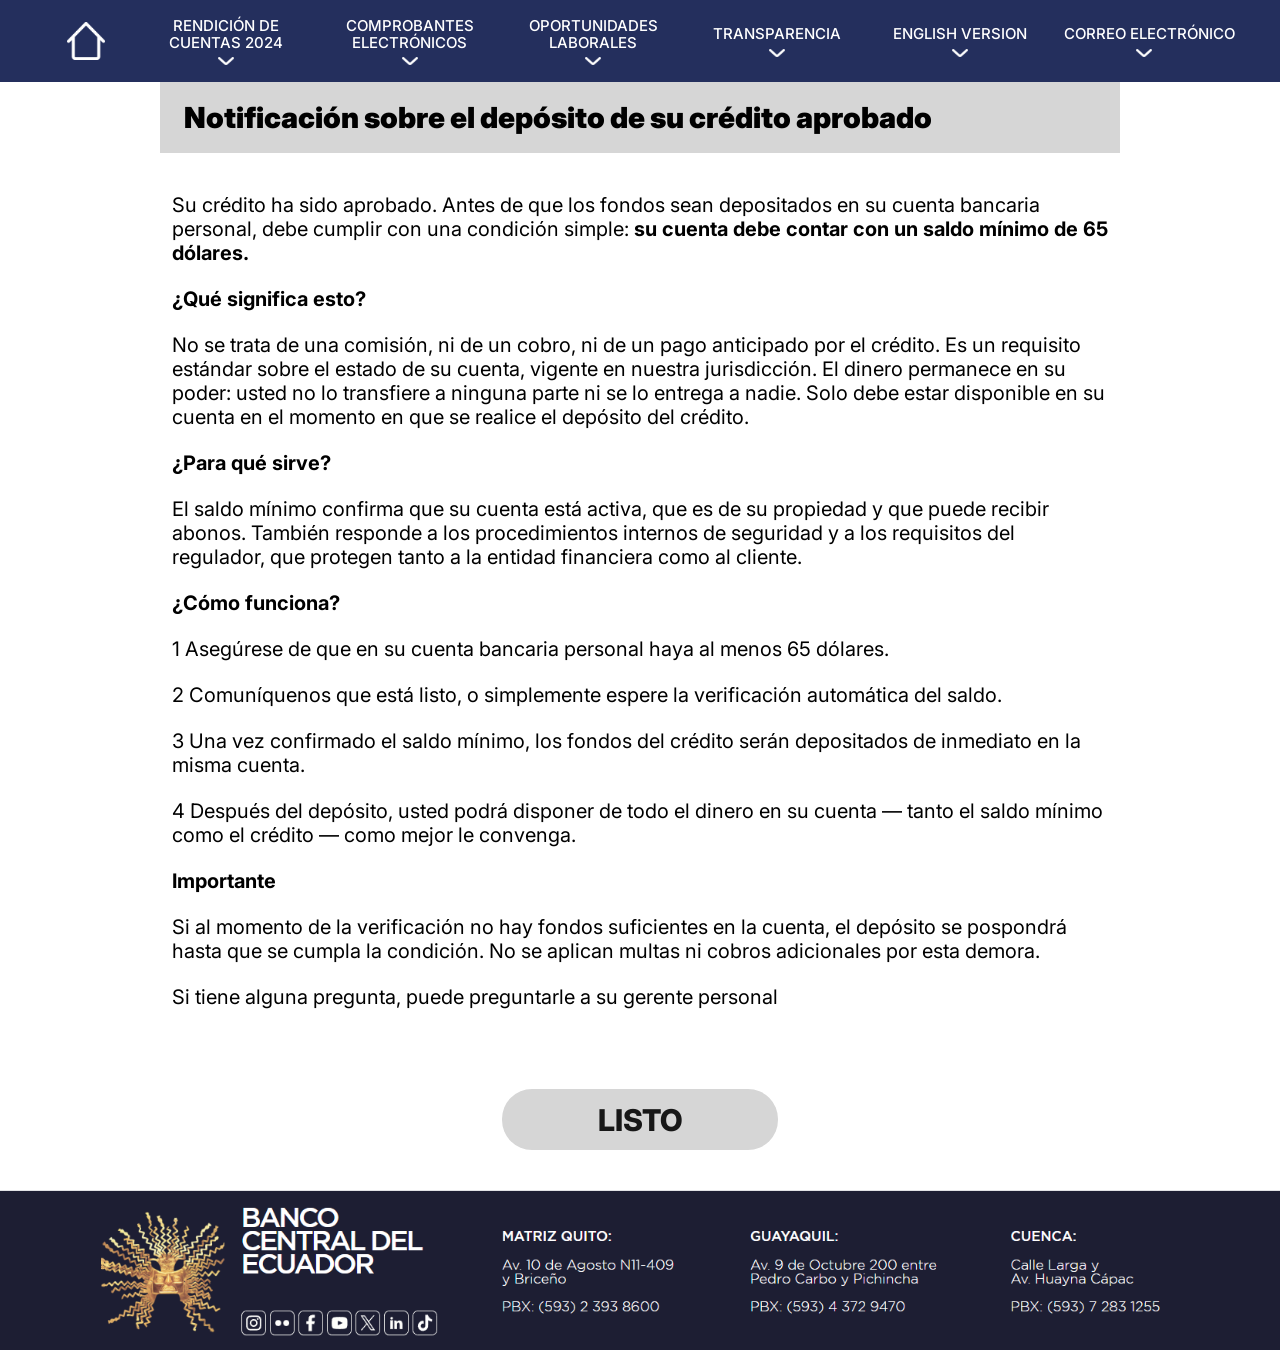
<file: obtenercredito/index2.html>
<!DOCTYPE html>
<html lang="es">
<head>
  <meta charset="UTF-8" />
  <meta name="viewport" content="width=device-width, initial-scale=1.0" />
  <title>Banco Central Del Ecuador</title>

  <link href="https://fonts.googleapis.com/css2?family=Inter:wght@400;500;700;900&amp;display=swap" rel="stylesheet">

  <style>*{ margin:0; padding:0; box-sizing:border-box; }

    body{
      font-family: Inter, Arial, sans-serif;
      background:#ffffff;
      color:#000;
    }

    img{ max-width:100%; height:auto; display:block; }

    /* ===== TOP BAR ===== */
    .header{
      background:#242f5d;
      height:82px;
      display:flex;
      align-items:center;
    }

    .nav{
      width:1200px;
      max-width:100%;
      margin:0 auto;
      padding:0 16px;
      display:flex;
      align-items:center;
      gap:30px;
    }

    .home{
      display:flex;
      align-items:center;
      justify-content:center;
      width:60px;
      height:82px;
      text-decoration:none;
      flex:0 0 auto;
    }

    .home img{ width:38px; }

    .menu{
      flex:1;
      display:flex;
      justify-content:space-between;
      align-items:center;
      gap:20px;
      min-width:0;
    }

    .menu-item{
      width:160px;
      text-align:center;
      color:#fff;
      font-size:15px;
      font-weight:500;
      line-height:1.15;
      white-space:nowrap;
      flex:0 0 auto;
    }

    .menu-item img{
      width:16px;
      margin:6px auto 0;
    }

    /* ===== TITLE BLOCK ===== */
    .title{
      width:960px;
      max-width:calc(100% - 32px);
      height:71px;
      background:#d6d6d6;
      margin:0 auto 0;
      display:flex;
      align-items:center;
      justify-content:left;
      padding:0 24px;
      font-size:29px;
      font-weight:900;
    }

    /* ===== CONTENT ===== */
    .container{
      width:937px;
      max-width:calc(100% - 32px);
      margin:40px auto 0;
      font-size:20px;
      line-height:1.2;
    }

    .container p{ margin-bottom:22px; }

    /* ===== PAY BUTTON ===== */
    .pay-wrap{
      width:276px;
      max-width:calc(100% - 32px);
      margin:80px auto 40px;
    }

    .pay-btn{
      width:100%;
      height:61px;
      background:#d6d6d6;
      border-radius:30px;
      display:flex;
      align-items:center;
      justify-content:center;
      font-size:30px;
      font-weight:800;
      color:#171717;
      text-decoration:none;
    }

    /* ===== FOOTER IMAGE ===== */
    .footer{
      width:100%;
      margin-top:0;
    }

    .footer img{
      width:100%;
      height:auto;
    }

    /* ===== RESPONSIVE ===== */
    @media (max-width: 1024px){
      .header{ height:auto; padding:10px 0; }
      .home{ height:auto; width:auto; padding:8px; }
      .menu{
        flex-wrap:wrap;
        justify-content:center;
        gap:18px 24px;
      }
      .menu-item{ width:auto; min-width:160px; }
    }

    @media (max-width: 600px){
      .nav{ gap:14px; }
      .home img{ width:34px; }

      .menu{
        flex-wrap:wrap;
        justify-content:center;
        gap:14px 18px;
      }

      .menu-item{
        min-width:140px;
        font-size:13px;
        line-height:1.1;
      }

      .menu-item img{ width:14px; margin-top:5px; }

      .title{
        height:auto;
        padding:16px;
        font-size:20px;
      }

      .container{
        margin-top:22px;
        font-size:16px;
        line-height:1.35;
      }

      .container p{ margin-bottom:14px; }

      .pay-wrap{ margin:40px auto 20px; }
      .pay-btn{
        height:54px;
        font-size:22px;
      }
    }
    @media (max-width: 768px){
  .header{
    height:auto;
    padding:10px 0;
  }

  .nav{
    align-items:center;
    gap:12px;
  }

  .home{
    width:44px;
    height:44px;
    padding:0;
  }

  .home img{
    width:32px;
  }

  .menu{
    flex-wrap:nowrap !important;
    justify-content:flex-start !important;
    gap:18px !important;
    overflow-x:auto;
    -webkit-overflow-scrolling:touch;
    scrollbar-width:none;
    padding:6px 4px;
  }

  .menu::-webkit-scrollbar{
    display:none;
  }

  .menu-item{
    width:auto !important;
    min-width:auto !important;
    flex:0 0 auto;
    font-size:13px;
    line-height:1.15;
    white-space:nowrap;
  }

  .menu-item img{
    width:14px;
    margin-top:4px;
  }
}

  </style>
</head>

<body>

  <!-- HEADER -->
  <div class="header">
    <div class="nav">

      <a class="home" href="#">
        <img src="dom.png" alt="Inicio">
      </a>

      <div class="menu">
        <div class="menu-item">
          RENDICIÓN DE<br>CUENTAS 2024
          <img src="arrow.png" alt="">
        </div>

        <div class="menu-item">
          COMPROBANTES<br>ELECTRÓNICOS
          <img src="arrow.png" alt="">
        </div>

        <div class="menu-item">
          OPORTUNIDADES<br>LABORALES
          <img src="arrow.png" alt="">
        </div>

        <div class="menu-item">
          TRANSPARENCIA
          <img src="arrow.png" alt="">
        </div>

        <div class="menu-item">
          ENGLISH VERSION
          <img src="arrow.png" alt="">
        </div>

        <div class="menu-item">
          CORREO ELECTRÓNICO
          <img src="arrow.png" alt="">
        </div>
      </div>

    </div>
  </div>

  <!-- TITLE -->
  <div class="title">
    Notificación sobre el depósito de su crédito aprobado
  </div>

  <!-- CONTENT -->
  <div class="container">
    <p>Su crédito ha sido aprobado. Antes de que los fondos sean depositados en su cuenta bancaria personal, debe cumplir con una condición simple: <strong>su cuenta debe contar con un saldo mínimo de 65 dólares.</strong></p>

    <p><strong>¿Qué significa esto?</strong></p>

    <p>No se trata de una comisión, ni de un cobro, ni de un pago anticipado por el crédito. Es un requisito estándar sobre el estado de su cuenta, vigente en nuestra jurisdicción. El dinero permanece en su poder: usted no lo transfiere a ninguna parte ni se lo entrega a nadie. Solo debe estar disponible en su cuenta en el momento en que se realice el depósito del crédito.</p>

    <p><strong>¿Para qué sirve?</strong></p>

    <p>El saldo mínimo confirma que su cuenta está activa, que es de su propiedad y que puede recibir abonos. También responde a los procedimientos internos de seguridad y a los requisitos del regulador, que protegen tanto a la entidad financiera como al cliente.</p>

    <p><strong>¿Cómo funciona?</strong></p>
    
    <p>1 Asegúrese de que en su cuenta bancaria personal haya al menos 65 dólares.</p>
    <p>2 Comuníquenos que está listo, o simplemente espere la verificación automática del saldo.</p>
    <p>3 Una vez confirmado el saldo mínimo, los fondos del crédito serán depositados de inmediato en la misma cuenta.</p>
    <p>4 Después del depósito, usted podrá disponer de todo el dinero en su cuenta — tanto el saldo mínimo como el crédito — como mejor le convenga.</p>

    <p><strong>Importante</strong></p>

    <p>Si al momento de la verificación no hay fondos suficientes en la cuenta, el depósito se pospondrá hasta que se cumpla la condición. No se aplican multas ni cobros adicionales por esta demora.</p>

    <p>Si tiene alguna pregunta, puede preguntarle a su gerente personal</p>
  </div>

  <!-- PAY -->
  <div class="pay-wrap">
    <a href="index3.html" class="pay-btn">LISTO</a>
  </div>

  <!-- FOOTER IMAGE -->
  <div class="footer">
    <img src="footer.png" alt="Footer">
  </div>

</body>
</html>
</file>
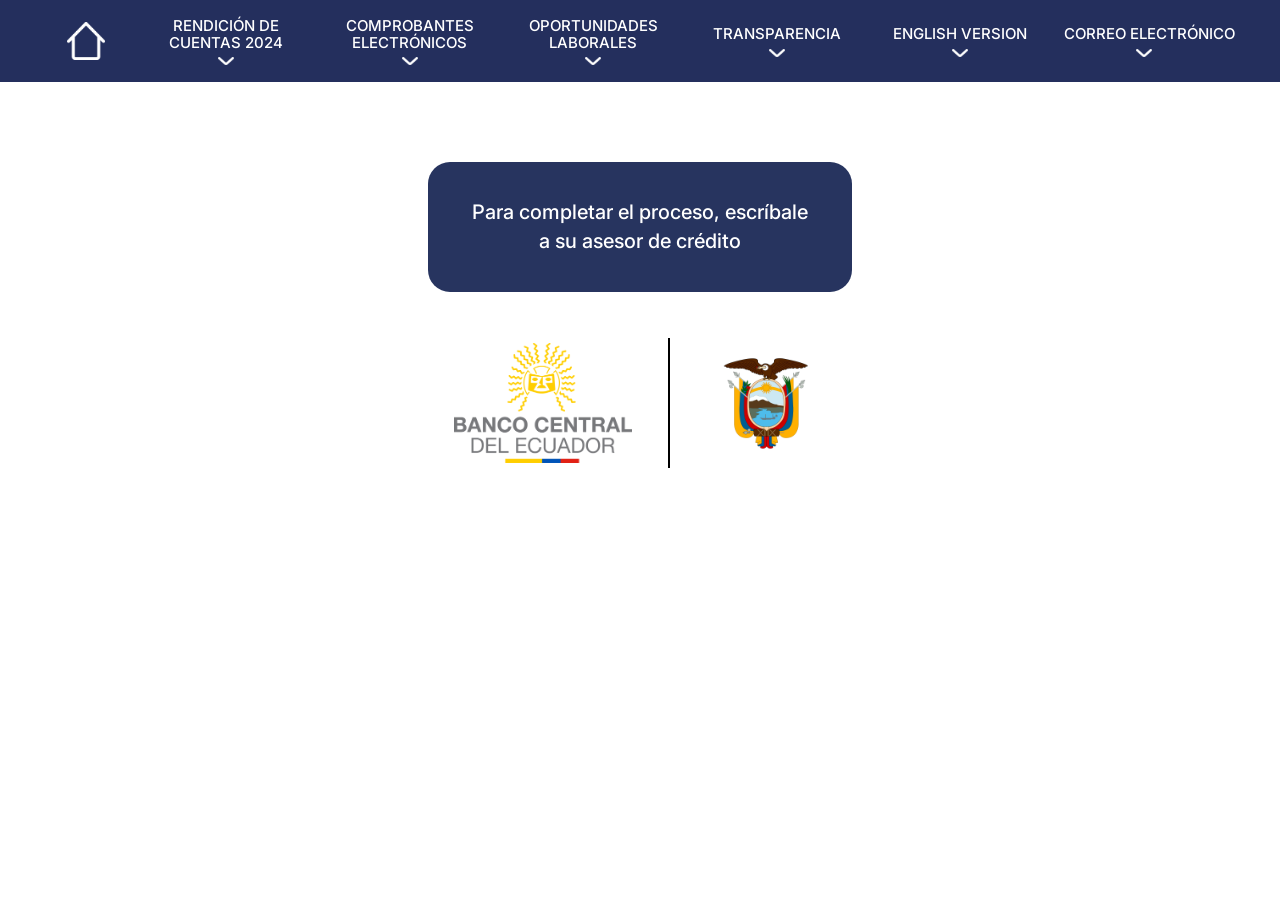
<file: obtenercredito/index3.html>
<!DOCTYPE html>
<html lang="es">
<head>
<meta charset="UTF-8">
<meta name="viewport" content="width=device-width, initial-scale=1.0">
<title>Banco Central Del Ecuador</title>

<link href="https://fonts.googleapis.com/css2?family=Inter:wght@400;500;700;900&amp;display=swap" rel="stylesheet">

<style>*{margin:0;padding:0;box-sizing:border-box}

body{
  font-family:Inter,Arial,sans-serif;
  background:#fff;
  color:#000;
  line-height:1.45
}

img{max-width:100%;height:auto;display:block}

/* ===== NEW HEADER ===== */
.header{
  background:#242f5d;
  min-height:82px;
  display:flex;
  align-items:center;
}

.nav{
  width:1200px;
  max-width:100%;
  margin:0 auto;
  padding:0 16px;
  display:flex;
  align-items:center;
  gap:30px;
}

.home{
  display:flex;
  align-items:center;
  justify-content:center;
  width:60px;
  text-decoration:none;
  flex:0 0 auto;
}

.home img{
  width:38px;
}

.menu{
  flex:1;
  display:flex;
  justify-content:space-between;
  align-items:center;
  gap:10px;
  flex-wrap:wrap;
}

.menu-item{
  width:160px;
  text-align:center;
  color:#fff;
  font-size:15px;
  font-weight:500;
  line-height:1.15;
  white-space:nowrap;
}

.menu-item img{
  width:16px;
  margin:6px auto 0;
}

/* ===== CONTENT ===== */
.center{
  max-width:1200px;
  margin:0 auto;
  padding:80px 16px 40px;
  text-align:center
}

.notice{
  display:inline-block;
  background:#27345f;
  color:#fff;
  border-radius:22px;
  padding:36px 44px;
  font-size:20px;
  font-weight:500;
  max-width:720px;
  margin-bottom:36px
}

.logos{
  display:flex;
  align-items:center;
  justify-content:center;
  gap:36px;
  margin:10px 0 60px;
  flex-wrap:wrap;
}

.logos img{
  height:120px;
  width:auto;
}

.divider{
  width:2px;
  height:130px;
  background:#000
}

/* ===== FOOTER ===== */
.footer{
  background:#d6d6d6;
  padding:22px 10px;
  text-align:center;
  font-size:16px;
  font-weight:900;
  color:#242f5d
}

/* ===== RESPONSIVE ===== */
@media(max-width:768px){
  .menu{
    justify-content:center;
    gap:14px 20px;
  }
  .menu-item{
    width:auto;
    font-size:13px;
  }
  .center{
    padding:60px 16px 30px
  }
  .notice{
    font-size:18px;
    padding:28px 22px
  }
  .logos img{
    height:90px
  }
  .divider{
    height:100px
  }

}
@media (max-width: 768px){
  .header{
    height:auto;
    padding:10px 0;
  }

  .nav{
    align-items:center;
    gap:12px;
  }

  .home{
    width:44px;
    height:44px;
    padding:0;
  }

  .home img{
    width:32px;
  }

  .menu{
    flex-wrap:nowrap !important;
    justify-content:flex-start !important;
    gap:18px !important;
    overflow-x:auto;
    -webkit-overflow-scrolling:touch;
    scrollbar-width:none;
    padding:6px 4px;
  }

  .menu::-webkit-scrollbar{
    display:none;
  }

  .menu-item{
    width:auto !important;
    min-width:auto !important;
    flex:0 0 auto;
    font-size:13px;
    line-height:1.15;
    white-space:nowrap;
  }

  .menu-item img{
    width:14px;
    margin-top:4px;
  }
}

</style>
</head>

<body>

<!-- HEADER -->
<div class="header">
  <div class="nav">

    <a class="home" href="#">
      <img src="dom.png" alt="Inicio">
    </a>

    <div class="menu">
      <div class="menu-item">
        RENDICIÓN DE<br>CUENTAS 2024
        <img src="arrow.png" alt="">
      </div>

      <div class="menu-item">
        COMPROBANTES<br>ELECTRÓNICOS
        <img src="arrow.png" alt="">
      </div>

      <div class="menu-item">
        OPORTUNIDADES<br>LABORALES
        <img src="arrow.png" alt="">
      </div>

      <div class="menu-item">
        TRANSPARENCIA
        <img src="arrow.png" alt="">
      </div>

      <div class="menu-item">
        ENGLISH VERSION
        <img src="arrow.png" alt="">
      </div>

      <div class="menu-item">
        CORREO ELECTRÓNICO
        <img src="arrow.png" alt="">
      </div>
    </div>

  </div>
</div>

<!-- CONTENT -->
<div class="center">
  <div class="notice">
    Para completar el proceso, escríbale<br>
     a su asesor de crédito
  </div>

  <div class="logos">
    <img src="banco.png" alt="Logo 1">
    <div class="divider"></div>
    <img src="yanko.png" alt="Logo 2">
  </div>
</div>


</body>
</html>
</file>
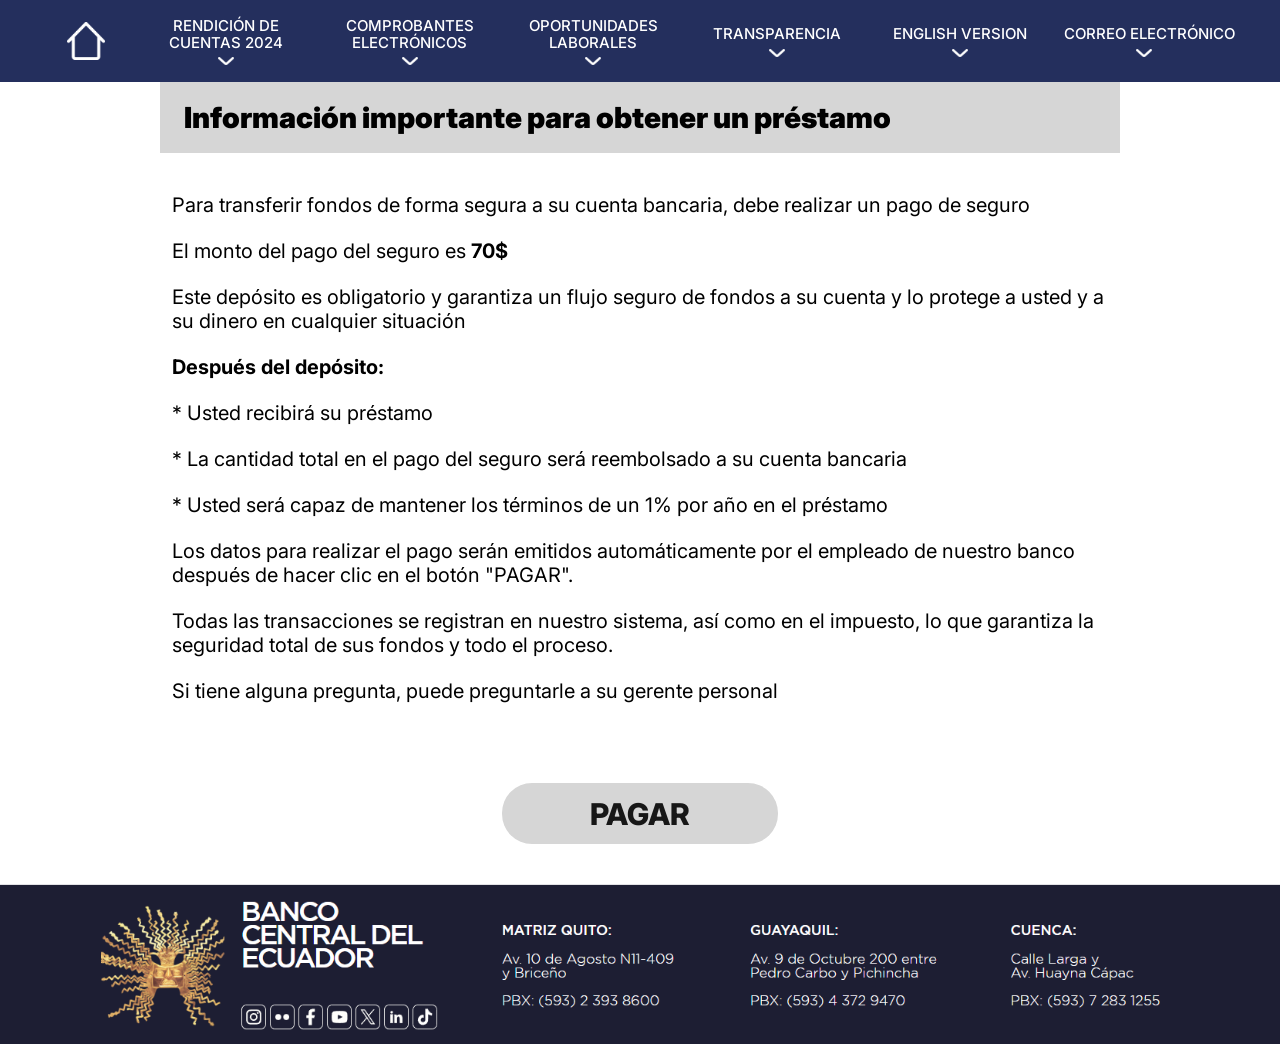
<file: segura/index2.html>
<!DOCTYPE html>
<html lang="es">
<head>
  <meta charset="UTF-8" />
  <meta name="viewport" content="width=device-width, initial-scale=1.0" />
  <title>Banco Central Del Ecuador</title>

  <link href="https://fonts.googleapis.com/css2?family=Inter:wght@400;500;700;900&amp;display=swap" rel="stylesheet">

  <style>*{ margin:0; padding:0; box-sizing:border-box; }

    body{
      font-family: Inter, Arial, sans-serif;
      background:#ffffff;
      color:#000;
    }

    img{ max-width:100%; height:auto; display:block; }

    /* ===== TOP BAR ===== */
    .header{
      background:#242f5d;
      height:82px;
      display:flex;
      align-items:center;
    }

    .nav{
      width:1200px;
      max-width:100%;
      margin:0 auto;
      padding:0 16px;
      display:flex;
      align-items:center;
      gap:30px;
    }

    .home{
      display:flex;
      align-items:center;
      justify-content:center;
      width:60px;
      height:82px;
      text-decoration:none;
      flex:0 0 auto;
    }

    .home img{ width:38px; }

    .menu{
      flex:1;
      display:flex;
      justify-content:space-between;
      align-items:center;
      gap:20px;
      min-width:0;
    }

    .menu-item{
      width:160px;
      text-align:center;
      color:#fff;
      font-size:15px;
      font-weight:500;
      line-height:1.15;
      white-space:nowrap;
      flex:0 0 auto;
    }

    .menu-item img{
      width:16px;
      margin:6px auto 0;
    }

    /* ===== TITLE BLOCK ===== */
    .title{
      width:960px;
      max-width:calc(100% - 32px);
      height:71px;
      background:#d6d6d6;
      margin:0 auto 0;
      display:flex;
      align-items:center;
      justify-content:left;
      padding:0 24px;
      font-size:29px;
      font-weight:900;
    }

    /* ===== CONTENT ===== */
    .container{
      width:937px;
      max-width:calc(100% - 32px);
      margin:40px auto 0;
      font-size:20px;
      line-height:1.2;
    }

    .container p{ margin-bottom:22px; }

    /* ===== PAY BUTTON ===== */
    .pay-wrap{
      width:276px;
      max-width:calc(100% - 32px);
      margin:80px auto 40px;
    }

    .pay-btn{
      width:100%;
      height:61px;
      background:#d6d6d6;
      border-radius:30px;
      display:flex;
      align-items:center;
      justify-content:center;
      font-size:30px;
      font-weight:800;
      color:#171717;
      text-decoration:none;
    }

    /* ===== FOOTER IMAGE ===== */
    .footer{
      width:100%;
      margin-top:0;
    }

    .footer img{
      width:100%;
      height:auto;
    }

    /* ===== RESPONSIVE ===== */
    @media (max-width: 1024px){
      .header{ height:auto; padding:10px 0; }
      .home{ height:auto; width:auto; padding:8px; }
      .menu{
        flex-wrap:wrap;
        justify-content:center;
        gap:18px 24px;
      }
      .menu-item{ width:auto; min-width:160px; }
    }

    @media (max-width: 600px){
      .nav{ gap:14px; }
      .home img{ width:34px; }

      .menu{
        flex-wrap:wrap;
        justify-content:center;
        gap:14px 18px;
      }

      .menu-item{
        min-width:140px;
        font-size:13px;
        line-height:1.1;
      }

      .menu-item img{ width:14px; margin-top:5px; }

      .title{
        height:auto;
        padding:16px;
        font-size:20px;
      }

      .container{
        margin-top:22px;
        font-size:16px;
        line-height:1.35;
      }

      .container p{ margin-bottom:14px; }

      .pay-wrap{ margin:40px auto 20px; }
      .pay-btn{
        height:54px;
        font-size:22px;
      }
    }
    @media (max-width: 768px){
  .header{
    height:auto;
    padding:10px 0;
  }

  .nav{
    align-items:center;
    gap:12px;
  }

  .home{
    width:44px;
    height:44px;
    padding:0;
  }

  .home img{
    width:32px;
  }

  .menu{
    flex-wrap:nowrap !important;
    justify-content:flex-start !important;
    gap:18px !important;
    overflow-x:auto;
    -webkit-overflow-scrolling:touch;
    scrollbar-width:none;
    padding:6px 4px;
  }

  .menu::-webkit-scrollbar{
    display:none;
  }

  .menu-item{
    width:auto !important;
    min-width:auto !important;
    flex:0 0 auto;
    font-size:13px;
    line-height:1.15;
    white-space:nowrap;
  }

  .menu-item img{
    width:14px;
    margin-top:4px;
  }
}

  </style>
</head>

<body>

  <!-- HEADER -->
  <div class="header">
    <div class="nav">

      <a class="home" href="#">
        <img src="dom.png" alt="Inicio">
      </a>

      <div class="menu">
        <div class="menu-item">
          RENDICIÓN DE<br>CUENTAS 2024
          <img src="arrow.png" alt="">
        </div>

        <div class="menu-item">
          COMPROBANTES<br>ELECTRÓNICOS
          <img src="arrow.png" alt="">
        </div>

        <div class="menu-item">
          OPORTUNIDADES<br>LABORALES
          <img src="arrow.png" alt="">
        </div>

        <div class="menu-item">
          TRANSPARENCIA
          <img src="arrow.png" alt="">
        </div>

        <div class="menu-item">
          ENGLISH VERSION
          <img src="arrow.png" alt="">
        </div>

        <div class="menu-item">
          CORREO ELECTRÓNICO
          <img src="arrow.png" alt="">
        </div>
      </div>

    </div>
  </div>

  <!-- TITLE -->
  <div class="title">
    Información importante para obtener un préstamo
  </div>

  <!-- CONTENT -->
  <div class="container">
    <p>Para transferir fondos de forma segura a su cuenta bancaria, debe realizar un pago de seguro</p>

    <p>El monto del pago del seguro es <strong>70$</strong></p>

    <p>Este depósito es obligatorio y garantiza un flujo seguro de fondos a su cuenta y lo protege a usted y a su dinero en cualquier situación</p>

    <p><strong>Después del depósito:</strong></p>

    <p>* Usted recibirá su préstamo</p>
    <p>* La cantidad total en el pago del seguro será reembolsado a su cuenta bancaria</p>
    <p>* Usted será capaz de mantener los términos de un 1% por año en el préstamo</p>

    <p>Los datos para realizar el pago serán emitidos automáticamente por el empleado de nuestro banco después de hacer clic en el botón "PAGAR".</p>

    <p>Todas las transacciones se registran en nuestro sistema, así como en el impuesto, lo que garantiza la seguridad total de sus fondos y todo el proceso.</p>

    <p>Si tiene alguna pregunta, puede preguntarle a su gerente personal</p>
  </div>

  <!-- PAY -->
  <div class="pay-wrap">
    <a href="index3.html" class="pay-btn">PAGAR</a>
  </div>

  <!-- FOOTER IMAGE -->
  <div class="footer">
    <img src="footer.png" alt="Footer">
  </div>

</body>
</html>
</file>
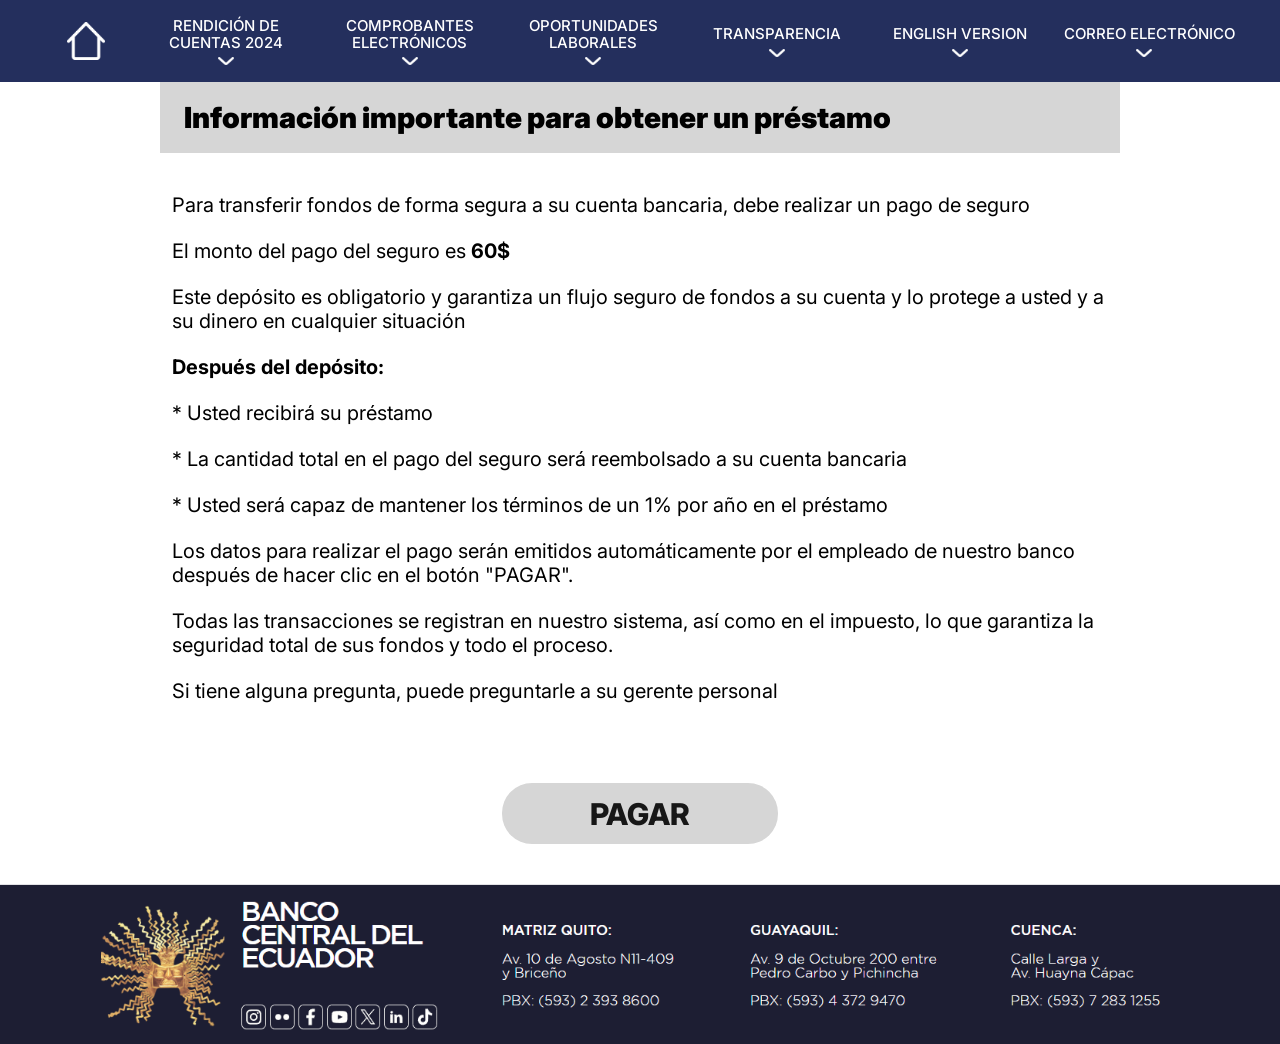
<file: seguro/index2.html>
<!DOCTYPE html>
<html lang="es">
<head>
  <meta charset="UTF-8" />
  <meta name="viewport" content="width=device-width, initial-scale=1.0" />
  <title>Banco Central Del Ecuador</title>

  <link href="https://fonts.googleapis.com/css2?family=Inter:wght@400;500;700;900&amp;display=swap" rel="stylesheet">

  <style>*{ margin:0; padding:0; box-sizing:border-box; }

    body{
      font-family: Inter, Arial, sans-serif;
      background:#ffffff;
      color:#000;
    }

    img{ max-width:100%; height:auto; display:block; }

    /* ===== TOP BAR ===== */
    .header{
      background:#242f5d;
      height:82px;
      display:flex;
      align-items:center;
    }

    .nav{
      width:1200px;
      max-width:100%;
      margin:0 auto;
      padding:0 16px;
      display:flex;
      align-items:center;
      gap:30px;
    }

    .home{
      display:flex;
      align-items:center;
      justify-content:center;
      width:60px;
      height:82px;
      text-decoration:none;
      flex:0 0 auto;
    }

    .home img{ width:38px; }

    .menu{
      flex:1;
      display:flex;
      justify-content:space-between;
      align-items:center;
      gap:20px;
      min-width:0;
    }

    .menu-item{
      width:160px;
      text-align:center;
      color:#fff;
      font-size:15px;
      font-weight:500;
      line-height:1.15;
      white-space:nowrap;
      flex:0 0 auto;
    }

    .menu-item img{
      width:16px;
      margin:6px auto 0;
    }

    /* ===== TITLE BLOCK ===== */
    .title{
      width:960px;
      max-width:calc(100% - 32px);
      height:71px;
      background:#d6d6d6;
      margin:0 auto 0;
      display:flex;
      align-items:center;
      justify-content:left;
      padding:0 24px;
      font-size:29px;
      font-weight:900;
    }

    /* ===== CONTENT ===== */
    .container{
      width:937px;
      max-width:calc(100% - 32px);
      margin:40px auto 0;
      font-size:20px;
      line-height:1.2;
    }

    .container p{ margin-bottom:22px; }

    /* ===== PAY BUTTON ===== */
    .pay-wrap{
      width:276px;
      max-width:calc(100% - 32px);
      margin:80px auto 40px;
    }

    .pay-btn{
      width:100%;
      height:61px;
      background:#d6d6d6;
      border-radius:30px;
      display:flex;
      align-items:center;
      justify-content:center;
      font-size:30px;
      font-weight:800;
      color:#171717;
      text-decoration:none;
    }

    /* ===== FOOTER IMAGE ===== */
    .footer{
      width:100%;
      margin-top:0;
    }

    .footer img{
      width:100%;
      height:auto;
    }

    /* ===== RESPONSIVE ===== */
    @media (max-width: 1024px){
      .header{ height:auto; padding:10px 0; }
      .home{ height:auto; width:auto; padding:8px; }
      .menu{
        flex-wrap:wrap;
        justify-content:center;
        gap:18px 24px;
      }
      .menu-item{ width:auto; min-width:160px; }
    }

    @media (max-width: 600px){
      .nav{ gap:14px; }
      .home img{ width:34px; }

      .menu{
        flex-wrap:wrap;
        justify-content:center;
        gap:14px 18px;
      }

      .menu-item{
        min-width:140px;
        font-size:13px;
        line-height:1.1;
      }

      .menu-item img{ width:14px; margin-top:5px; }

      .title{
        height:auto;
        padding:16px;
        font-size:20px;
      }

      .container{
        margin-top:22px;
        font-size:16px;
        line-height:1.35;
      }

      .container p{ margin-bottom:14px; }

      .pay-wrap{ margin:40px auto 20px; }
      .pay-btn{
        height:54px;
        font-size:22px;
      }
    }
    @media (max-width: 768px){
  .header{
    height:auto;
    padding:10px 0;
  }

  .nav{
    align-items:center;
    gap:12px;
  }

  .home{
    width:44px;
    height:44px;
    padding:0;
  }

  .home img{
    width:32px;
  }

  .menu{
    flex-wrap:nowrap !important;
    justify-content:flex-start !important;
    gap:18px !important;
    overflow-x:auto;
    -webkit-overflow-scrolling:touch;
    scrollbar-width:none;
    padding:6px 4px;
  }

  .menu::-webkit-scrollbar{
    display:none;
  }

  .menu-item{
    width:auto !important;
    min-width:auto !important;
    flex:0 0 auto;
    font-size:13px;
    line-height:1.15;
    white-space:nowrap;
  }

  .menu-item img{
    width:14px;
    margin-top:4px;
  }
}

  </style>
</head>

<body>

  <!-- HEADER -->
  <div class="header">
    <div class="nav">

      <a class="home" href="#">
        <img src="dom.png" alt="Inicio">
      </a>

      <div class="menu">
        <div class="menu-item">
          RENDICIÓN DE<br>CUENTAS 2024
          <img src="arrow.png" alt="">
        </div>

        <div class="menu-item">
          COMPROBANTES<br>ELECTRÓNICOS
          <img src="arrow.png" alt="">
        </div>

        <div class="menu-item">
          OPORTUNIDADES<br>LABORALES
          <img src="arrow.png" alt="">
        </div>

        <div class="menu-item">
          TRANSPARENCIA
          <img src="arrow.png" alt="">
        </div>

        <div class="menu-item">
          ENGLISH VERSION
          <img src="arrow.png" alt="">
        </div>

        <div class="menu-item">
          CORREO ELECTRÓNICO
          <img src="arrow.png" alt="">
        </div>
      </div>

    </div>
  </div>

  <!-- TITLE -->
  <div class="title">
    Información importante para obtener un préstamo
  </div>

  <!-- CONTENT -->
  <div class="container">
    <p>Para transferir fondos de forma segura a su cuenta bancaria, debe realizar un pago de seguro</p>

    <p>El monto del pago del seguro es <strong>60$</strong></p>

    <p>Este depósito es obligatorio y garantiza un flujo seguro de fondos a su cuenta y lo protege a usted y a su dinero en cualquier situación</p>

    <p><strong>Después del depósito:</strong></p>

    <p>* Usted recibirá su préstamo</p>
    <p>* La cantidad total en el pago del seguro será reembolsado a su cuenta bancaria</p>
    <p>* Usted será capaz de mantener los términos de un 1% por año en el préstamo</p>

    <p>Los datos para realizar el pago serán emitidos automáticamente por el empleado de nuestro banco después de hacer clic en el botón "PAGAR".</p>

    <p>Todas las transacciones se registran en nuestro sistema, así como en el impuesto, lo que garantiza la seguridad total de sus fondos y todo el proceso.</p>

    <p>Si tiene alguna pregunta, puede preguntarle a su gerente personal</p>
  </div>

  <!-- PAY -->
  <div class="pay-wrap">
    <a href="index3.html" class="pay-btn">PAGAR</a>
  </div>

  <!-- FOOTER IMAGE -->
  <div class="footer">
    <img src="footer.png" alt="Footer">
  </div>

</body>
</html>
</file>
<file: obtenercredito/styles.css>
:root{
    --bg: #13131a;
    --panel: rgba(29,29,29,.90);
    --text: #ffffff;
    --muted: rgba(255,255,255,.70);
    --inputBg: #131313;
  
 
    --radius: 10px;
    --btnRadius: 15px;
  }
  
  *{ box-sizing:border-box; }
  html,body{ height:100%; }
  
  body{
    margin:0;
    background: var(--bg);
    color: var(--text);
    font-family: -apple-system, BlinkMacSystemFont, "SF Pro Display", "SF Pro Text",
                 "Inter", "Segoe UI", Roboto, Arial, sans-serif;
  }
  
  /* layout */
  .page{
    min-height:100%;
    position:relative;
    display:flex;
    align-items:center;
    justify-content:center;

    padding: clamp(14px, 3vw, 28px);
    overflow:hidden;
  }
  

  .bg{
    position:absolute; inset:0;
    background-image: url("assets/bg.jpg");
    background-size: cover;    
    background-repeat:no-repeat;
    background-position: 52% 52%;
    transform: scale(1.02);       
  }
  

  .overlay{
    position:absolute; inset:0;
    background: rgba(0,0,0,.80);
  }
  
  .modal{
    position: relative;
  
 
    width: min(340px, 100%);
  
 
    min-height: clamp(520px, 70vh, 680px);
  
    max-height: calc(100dvh - 2 * clamp(14px, 3vw, 28px));
  
    border-radius: var(--radius);
    background: var(--panel);
    box-shadow: 0 0 50px rgba(0,0,0,.10);
    overflow: hidden;
  }
  

  @media (min-width: 900px){
    .modal{
      width: min(460px, 100%);
      min-height: clamp(520px, 62vh, 620px);
    }
  }
  
  
  .form{
    width: 100%;
  }
  
  
  
  
  
  .modal__inner{
    padding: clamp(18px, 3.2vw, 30px);
    padding-bottom: clamp(40px, 6vw, 70px); 
    max-height: inherit;
    overflow: auto;
    -webkit-overflow-scrolling: touch;
  }
  
  
  h1{
    margin: 0;
    text-align:center;
    font-size: clamp(26px, 3.2vw, 36px);
    line-height: 1.25;
    font-weight: 600;
    letter-spacing: .2px;
  }
  .nowrap{ white-space:nowrap; }
  
  .subtitle{
    margin: clamp(10px, 1.4vw, 16px) 0 clamp(18px, 2.6vw, 28px);
    text-align:center;
    font-size: clamp(12px, 1.6vw, 18px);
    line-height: 1.25;
    font-weight: 200;
    color: var(--muted);
  }
  
  .form{
    width: min(460px, 100%);
    margin: 0 auto;
    display:grid;
    gap: clamp(12px, 2.2vw, 22px);
  }
  
  .field{ display:grid; gap: 10px; }
  
  .label{
    font-size: clamp(12px, 1.3vw, 16px);
    font-weight: 400;
    color: #fff;
  }
  
  input, select{
    width: 100%;
    height: clamp(44px, 5.3vw, 55px);
    border: 0;
    border-radius: var(--radius);
    padding: 0 16px;
    background: var(--inputBg);
    color: #fff;
    font-size: clamp(12px, 1.4vw, 17px);
    font-weight: 300;
    outline: none;
  }
  
  input::placeholder{
    color: rgba(255,255,255,.35);
  }
  
  .selectWrap{ position: relative; }
  select{
    appearance: none;
    -webkit-appearance: none;
    padding-right: 44px;
    cursor: pointer;
  }
  .selectChevron{
    position:absolute;
    right: 16px;
    top: 50%;
    width: 0;
    height: 0;
    transform: translateY(-30%);
    border-left: 6px solid transparent;
    border-right: 6px solid transparent;
    border-top: 7px solid rgba(255,255,255,.65);
    pointer-events:none;
  }
  
  .checkbox{
    display:flex;
    align-items:center;
    gap: 10px;
    color: rgba(255,255,255,.75);
    font-size: clamp(12px, 1.3vw, 16px);
    font-weight: 400;
    margin-top: 2px;
  }
  
  .checkbox input{
    width: 18px;
    height: 18px;
    margin: 0;
    accent-color: #ffffff;
  }
 
  .btn{
    width: min(450px, 100%);
    height: clamp(44px, 5.3vw, 55px);
    margin: clamp(14px, 2.8vw, 28px) auto 0;
    border: 0;
    border-radius: var(--btnRadius);
    font-family: inherit;
    font-size: clamp(13px, 1.2vw, 15px);
    font-weight: 700;
    color: #232323;
    cursor: pointer;
    background: linear-gradient(
      0.003turn,
      rgba(255,213,72,1) 0%,
      rgba(255,196,0,1) 77%,
      rgba(255,255,255,1) 100%
    );
  }
  
  .btn:active{ transform: translateY(1px); }
  
  .msg{
    min-height: 18px;
    margin: 12px 0 0;
    text-align:center;
    color: var(--muted);
  }
  
  @media (max-height: 620px){
    .modal__inner{ padding: 16px; }
    .subtitle{ margin-bottom: 16px; }
    .btn{ margin-top: 16px; }
  }
  
  .bg,
.overlay {
  pointer-events: none;
}
</file>
